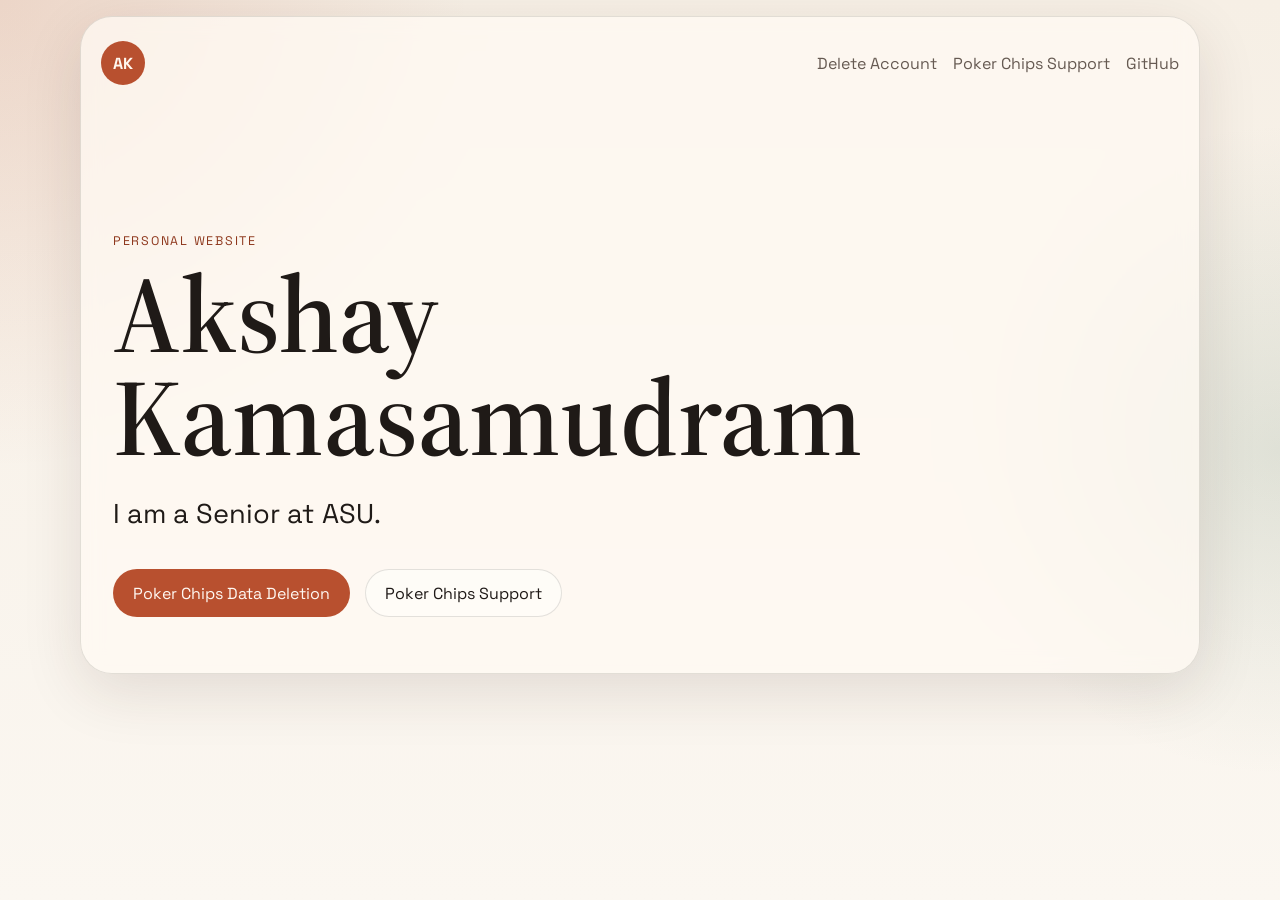
<file: index.html>
<!DOCTYPE html>
<html lang="en">
  <head>
    <meta charset="UTF-8" />
    <meta name="viewport" content="width=device-width, initial-scale=1.0" />
    <title>Akshay Kamasamudram</title>
    <meta
      name="description"
      content="Personal website for Akshay Kamasamudram, a Senior at ASU."
    />
    <link rel="preconnect" href="https://fonts.googleapis.com" />
    <link rel="preconnect" href="https://fonts.gstatic.com" crossorigin />
    <link
      href="https://fonts.googleapis.com/css2?family=Space+Grotesk:wght@400;500;700&family=Source+Serif+4:opsz,wght@8..60,400;600&display=swap"
      rel="stylesheet"
    />
    <link rel="stylesheet" href="styles.css" />
  </head>
  <body>
    <div class="page-shell">
      <header class="hero simple-hero">
        <nav class="topbar">
          <span class="brand">AK</span>
          <div class="nav-links">
            <a href="delete-account.html">Delete Account</a>
            <a href="support.html">Poker Chips Support</a>
            <a href="https://github.com/akshay-kama" target="_blank" rel="noreferrer">GitHub</a>
          </div>
        </nav>

        <div class="hero-copy">
          <p class="eyebrow">Personal Website</p>
          <h1>Akshay Kamasamudram</h1>
          <p class="intro">I am a Senior at ASU.</p>
          <div class="hero-actions">
            <a class="button primary" href="delete-account.html">Poker Chips Data Deletion</a>
            <a class="button secondary" href="support.html">Poker Chips Support</a>
          </div>
        </div>
      </header>
    </div>

  </body>
</html>
</file>
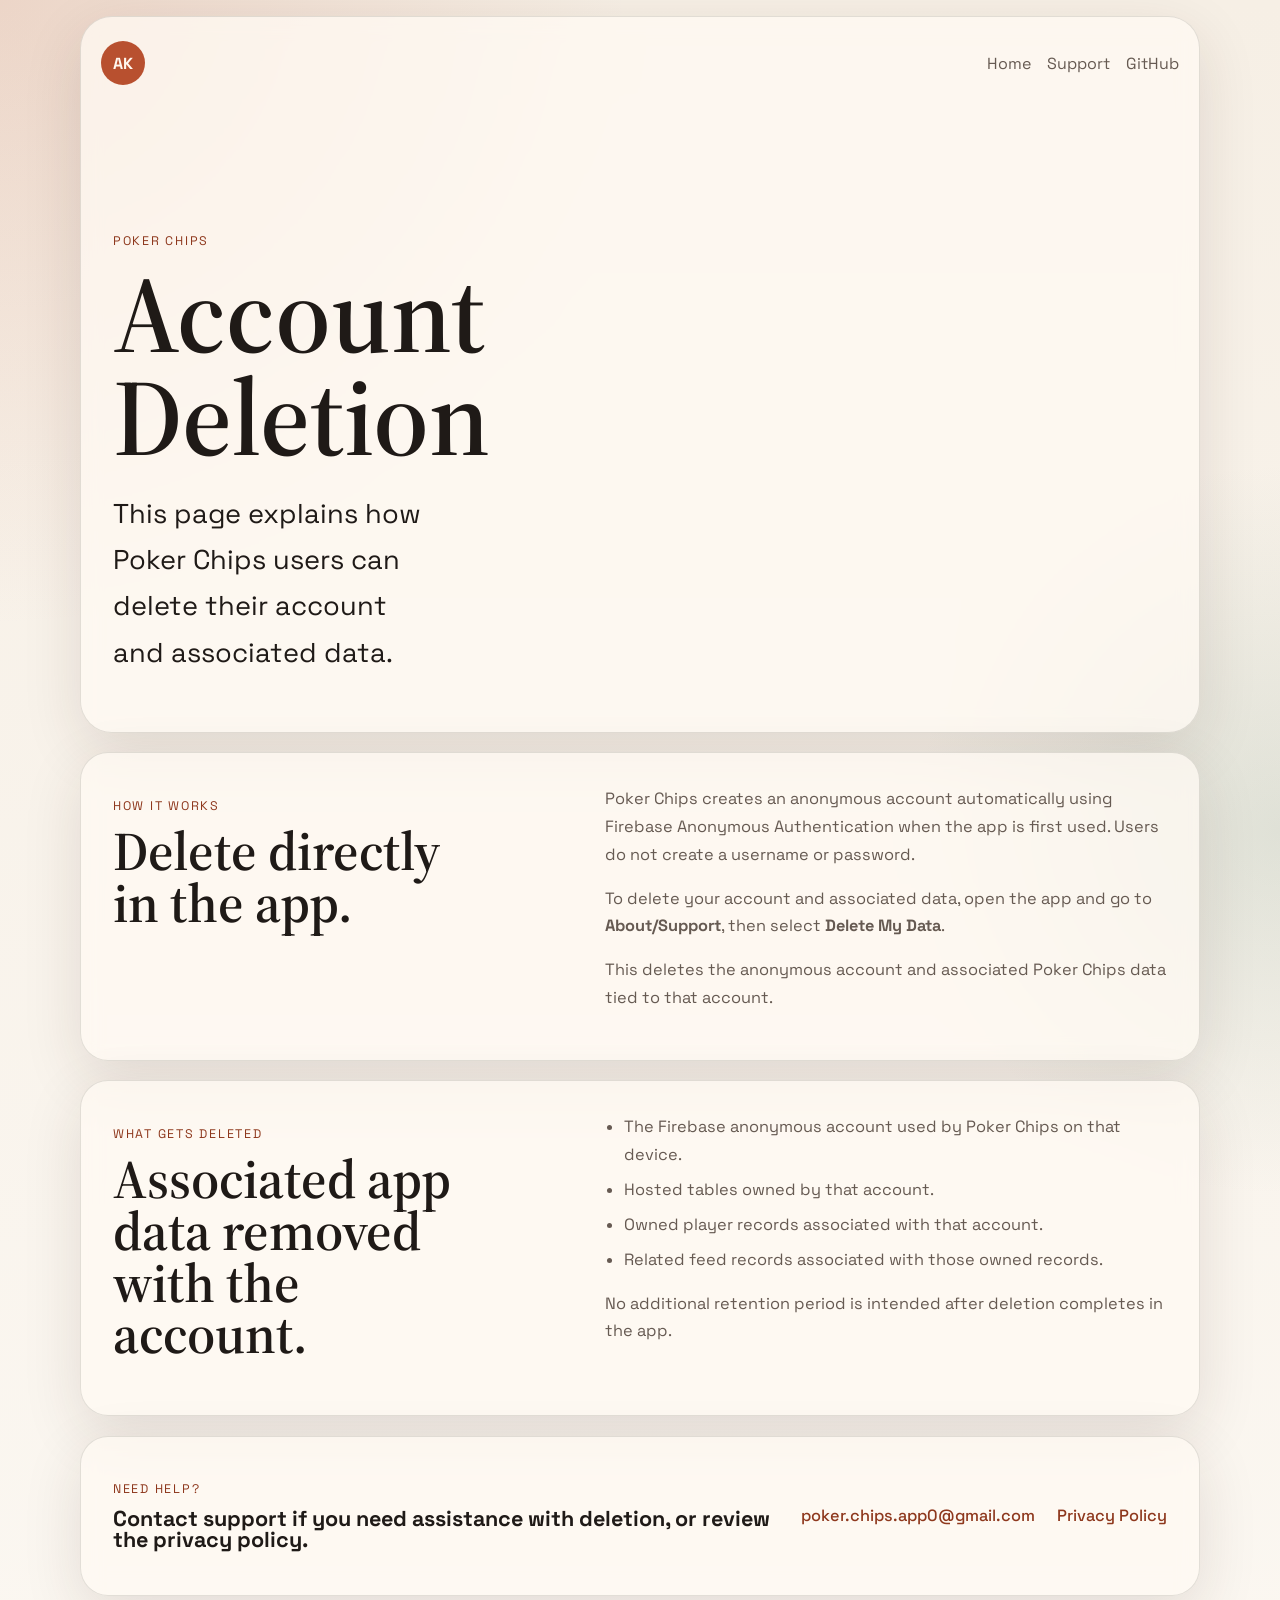
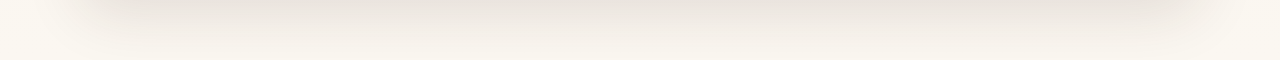
<file: delete-account.html>
<!DOCTYPE html>
<html lang="en">
  <head>
    <meta charset="UTF-8" />
    <meta name="viewport" content="width=device-width, initial-scale=1.0" />
    <title>Poker Chips Account Deletion</title>
    <meta
      name="description"
      content="How to delete your Poker Chips account and associated data."
    />
    <link rel="preconnect" href="https://fonts.googleapis.com" />
    <link rel="preconnect" href="https://fonts.gstatic.com" crossorigin />
    <link
      href="https://fonts.googleapis.com/css2?family=Space+Grotesk:wght@400;500;700&family=Source+Serif+4:opsz,wght@8..60,400;600&display=swap"
      rel="stylesheet"
    />
    <link rel="stylesheet" href="styles.css" />
  </head>
  <body>
    <div class="page-shell">
      <header class="hero simple-hero deletion-hero">
        <nav class="topbar">
          <span class="brand">AK</span>
          <div class="nav-links">
            <a href="index.html">Home</a>
            <a href="support.html">Support</a>
            <a href="https://github.com/akshay-kama" target="_blank" rel="noreferrer">GitHub</a>
          </div>
        </nav>

        <div class="hero-copy">
          <p class="eyebrow">Poker Chips</p>
          <h1>Account Deletion</h1>
          <p class="intro">This page explains how Poker Chips users can delete their account and associated data.</p>
        </div>
      </header>

      <main>
        <section class="section deletion-section">
          <div class="section-grid">
            <div class="section-heading">
              <p class="section-label">How It Works</p>
              <h2>Delete directly in the app.</h2>
            </div>
            <div class="section-body">
              <p>
                Poker Chips creates an anonymous account automatically using Firebase Anonymous Authentication when the app is first used.
                Users do not create a username or password.
              </p>
              <p>
                To delete your account and associated data, open the app and go to <strong>About/Support</strong>, then select
                <strong>Delete My Data</strong>.
              </p>
              <p>
                This deletes the anonymous account and associated Poker Chips data tied to that account.
              </p>
            </div>
          </div>
        </section>

        <section class="section deletion-section">
          <div class="section-grid">
            <div class="section-heading">
              <p class="section-label">What Gets Deleted</p>
              <h2>Associated app data removed with the account.</h2>
            </div>
            <div class="section-body">
              <ul class="detail-list">
                <li>The Firebase anonymous account used by Poker Chips on that device.</li>
                <li>Hosted tables owned by that account.</li>
                <li>Owned player records associated with that account.</li>
                <li>Related feed records associated with those owned records.</li>
              </ul>
              <p>
                No additional retention period is intended after deletion completes in the app.
              </p>
            </div>
          </div>
        </section>

        <section class="contact-panel deletion-contact">
          <div>
            <p class="section-label">Need Help?</p>
            <h3>Contact support if you need assistance with deletion, or review the privacy policy.</h3>
          </div>
          <div class="contact-links">
            <a href="mailto:poker.chips.app0@gmail.com">poker.chips.app0@gmail.com</a>
            <a href="https://docs.google.com/document/d/1QFGBrDM7mntJ_xuVOSCWIyKA0akgUbhx/edit" target="_blank" rel="noreferrer">Privacy Policy</a>
          </div>
        </section>
      </main>
    </div>
  </body>
</html>
</file>
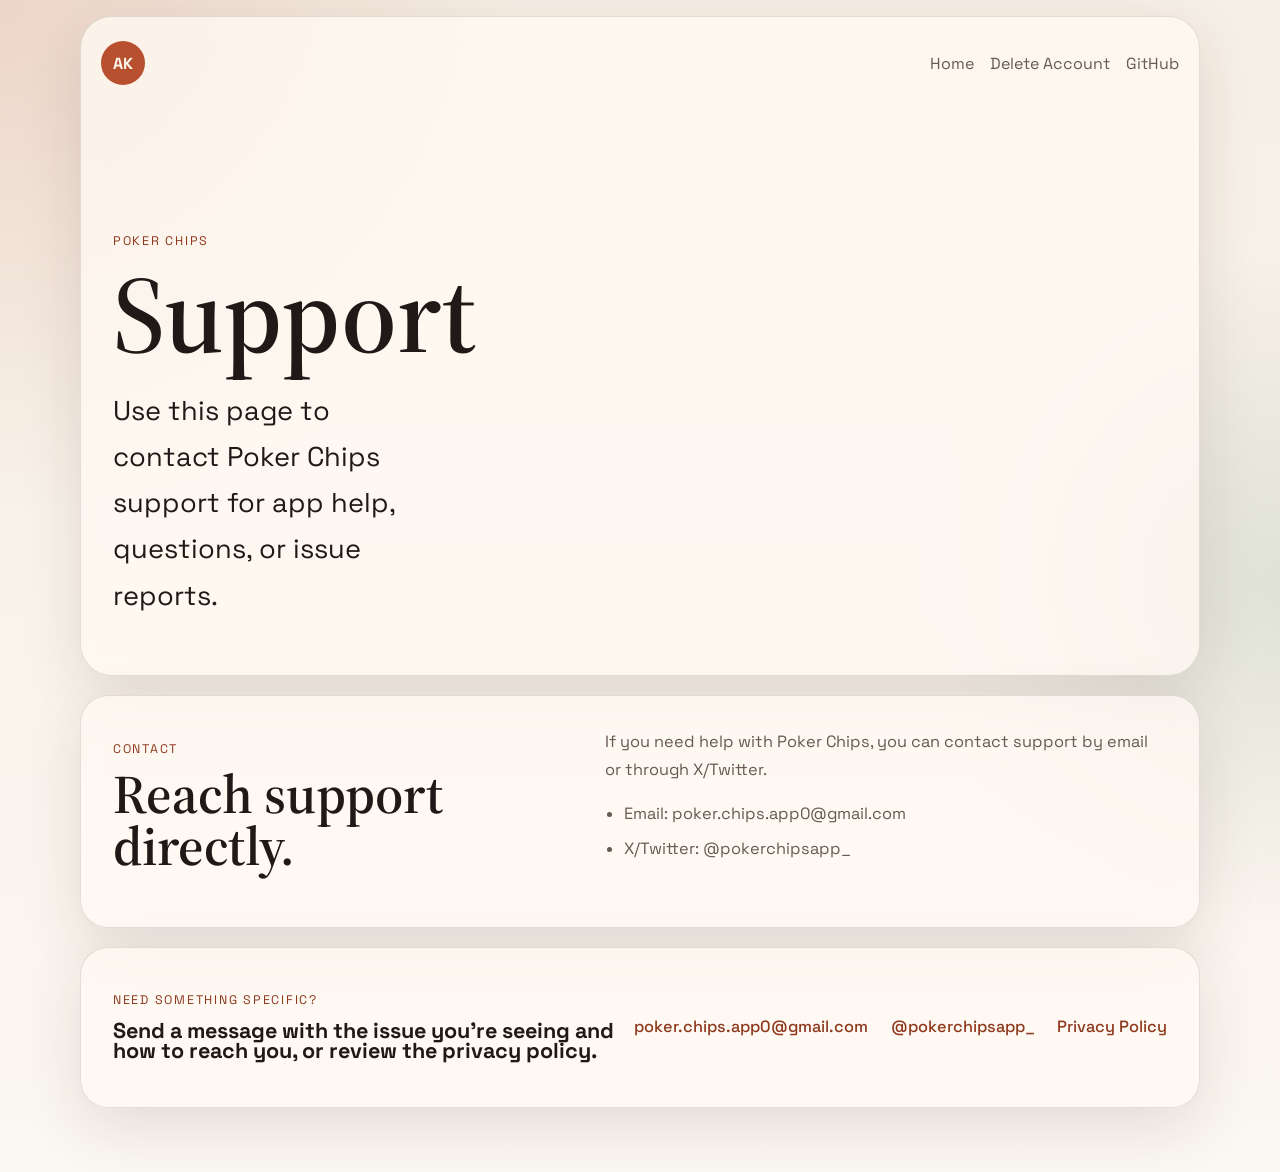
<file: support.html>
<!DOCTYPE html>
<html lang="en">
  <head>
    <meta charset="UTF-8" />
    <meta name="viewport" content="width=device-width, initial-scale=1.0" />
    <title>Poker Chips Support</title>
    <meta
      name="description"
      content="Support information for the Poker Chips app."
    />
    <link rel="preconnect" href="https://fonts.googleapis.com" />
    <link rel="preconnect" href="https://fonts.gstatic.com" crossorigin />
    <link
      href="https://fonts.googleapis.com/css2?family=Space+Grotesk:wght@400;500;700&family=Source+Serif+4:opsz,wght@8..60,400;600&display=swap"
      rel="stylesheet"
    />
    <link rel="stylesheet" href="styles.css" />
  </head>
  <body>
    <div class="page-shell">
      <header class="hero simple-hero deletion-hero">
        <nav class="topbar">
          <span class="brand">AK</span>
          <div class="nav-links">
            <a href="index.html">Home</a>
            <a href="delete-account.html">Delete Account</a>
            <a href="https://github.com/akshay-kama" target="_blank" rel="noreferrer">GitHub</a>
          </div>
        </nav>

        <div class="hero-copy">
          <p class="eyebrow">Poker Chips</p>
          <h1>Support</h1>
          <p class="intro">Use this page to contact Poker Chips support for app help, questions, or issue reports.</p>
        </div>
      </header>

      <main>
        <section class="section deletion-section">
          <div class="section-grid">
            <div class="section-heading">
              <p class="section-label">Contact</p>
              <h2>Reach support directly.</h2>
            </div>
            <div class="section-body">
              <p>
                If you need help with Poker Chips, you can contact support by email or through X/Twitter.
              </p>
              <ul class="detail-list">
                <li>Email: <a href="mailto:poker.chips.app0@gmail.com">poker.chips.app0@gmail.com</a></li>
                <li>X/Twitter: <a href="https://x.com/pokerchipsapp_" target="_blank" rel="noreferrer">@pokerchipsapp_</a></li>
              </ul>
            </div>
          </div>
        </section>

        <section class="contact-panel deletion-contact">
          <div>
            <p class="section-label">Need Something Specific?</p>
            <h3>Send a message with the issue you’re seeing and how to reach you, or review the privacy policy.</h3>
          </div>
          <div class="contact-links">
            <a href="mailto:poker.chips.app0@gmail.com">poker.chips.app0@gmail.com</a>
            <a href="https://x.com/pokerchipsapp_" target="_blank" rel="noreferrer">@pokerchipsapp_</a>
            <a href="https://docs.google.com/document/d/1QFGBrDM7mntJ_xuVOSCWIyKA0akgUbhx/edit" target="_blank" rel="noreferrer">Privacy Policy</a>
          </div>
        </section>
      </main>
    </div>
  </body>
</html>
</file>
<file: styles.css>
:root {
  --bg: #f6efe5;
  --bg-accent: #efe2d1;
  --surface: rgba(255, 250, 243, 0.74);
  --surface-strong: #fff9f1;
  --text: #1f1a17;
  --muted: #665a52;
  --line: rgba(31, 26, 23, 0.12);
  --brand: #b8502f;
  --brand-dark: #8e381d;
  --shadow: 0 18px 60px rgba(54, 35, 23, 0.12);
  --radius-lg: 28px;
  --radius-md: 18px;
  --radius-sm: 12px;
}

* {
  box-sizing: border-box;
}

html {
  scroll-behavior: smooth;
}

body {
  margin: 0;
  min-height: 100vh;
  font-family: "Space Grotesk", sans-serif;
  color: var(--text);
  background:
    radial-gradient(circle at top left, rgba(184, 80, 47, 0.16), transparent 30%),
    radial-gradient(circle at right center, rgba(109, 143, 122, 0.18), transparent 24%),
    linear-gradient(180deg, var(--bg) 0%, #fbf7f1 100%);
}

a {
  color: inherit;
  text-decoration: none;
}

.page-shell {
  width: min(1120px, calc(100% - 2rem));
  margin: 0 auto;
  padding: 1rem 0 3rem;
}

.hero,
.section,
.contact-panel {
  position: relative;
  overflow: hidden;
  border: 1px solid var(--line);
  background: var(--surface);
  backdrop-filter: blur(10px);
  box-shadow: var(--shadow);
}

.hero {
  display: grid;
  grid-template-columns: 1.4fr 0.8fr;
  gap: 2rem;
  padding: 1rem;
  border-radius: 32px;
  min-height: calc(100vh - 4rem);
  align-items: start;
}

.topbar {
  grid-column: 1 / -1;
  display: flex;
  align-items: center;
  justify-content: space-between;
  padding: 0.5rem 0.25rem;
}

.brand {
  display: inline-flex;
  align-items: center;
  justify-content: center;
  width: 44px;
  height: 44px;
  border-radius: 999px;
  background: var(--brand);
  color: #fff7ef;
  font-weight: 700;
}

.nav-links {
  display: flex;
  gap: 1rem;
  color: var(--muted);
}

.hero-copy,
.hero-card,
.section,
.contact-panel {
  border-radius: var(--radius-lg);
}

.hero-copy {
  padding: 6rem 1rem 2.5rem;
  max-width: 720px;
}

.eyebrow,
.section-label,
.project-type,
.card-label {
  text-transform: uppercase;
  letter-spacing: 0.14em;
  font-size: 0.78rem;
  color: var(--brand-dark);
}

h1,
h2,
h3 {
  margin: 0;
  line-height: 0.95;
}

h1,
h2 {
  font-family: "Source Serif 4", serif;
  font-weight: 600;
}

h1 {
  font-size: clamp(3.6rem, 10vw, 6.8rem);
  margin-top: 0.6rem;
}

h2 {
  font-size: clamp(2rem, 5vw, 3.4rem);
  max-width: 12ch;
}

h3 {
  font-size: 1.35rem;
  margin: 0.5rem 0 0.8rem;
}

.intro,
.section-body,
.project-card p,
.hero-card li,
.contact-links {
  color: var(--muted);
  line-height: 1.7;
  font-size: 1.02rem;
}

.intro {
  max-width: 20rem;
  margin: 1.4rem 0 0;
  font-size: clamp(1.2rem, 2.6vw, 1.7rem);
  color: var(--text);
}

.hero-actions {
  display: flex;
  flex-wrap: wrap;
  gap: 0.9rem;
  margin-top: 2rem;
}

.button {
  display: inline-flex;
  align-items: center;
  justify-content: center;
  min-height: 48px;
  padding: 0 1.2rem;
  border-radius: 999px;
  border: 1px solid transparent;
  transition: transform 180ms ease, background-color 180ms ease, border-color 180ms ease;
}

.button:hover {
  transform: translateY(-2px);
}

.button.primary {
  background: var(--brand);
  color: #fff8f2;
}

.button.secondary {
  border-color: var(--line);
  background: rgba(255, 255, 255, 0.4);
}

.hero-card {
  align-self: end;
  padding: 1.5rem;
  background: linear-gradient(180deg, rgba(255, 249, 241, 0.92), rgba(239, 226, 209, 0.92));
}

.hero-card ul {
  margin: 1rem 0 0;
  padding-left: 1.2rem;
}

.section,
.contact-panel {
  margin-top: 1.2rem;
  padding: 2rem;
}

.section-grid {
  display: grid;
  grid-template-columns: 0.9fr 1.1fr;
  gap: 2rem;
}

.section-body p:first-child {
  margin-top: 0;
}

.section-heading {
  margin-bottom: 1.4rem;
}

.cards {
  display: grid;
  grid-template-columns: repeat(3, minmax(0, 1fr));
  gap: 1rem;
}

.project-card {
  padding: 1.4rem;
  border-radius: var(--radius-md);
  border: 1px solid var(--line);
  background: var(--surface-strong);
  transform: translateY(16px);
  opacity: 0;
  transition: transform 600ms ease, opacity 600ms ease;
}

.contact-panel {
  display: grid;
  grid-template-columns: 1fr auto;
  gap: 1rem;
  align-items: center;
}

.contact-links {
  display: flex;
  flex-wrap: wrap;
  gap: 1rem 1.4rem;
}

.contact-links a {
  font-weight: 500;
  color: var(--brand-dark);
}

.reveal {
  transform: translateY(0);
  opacity: 1;
}

.simple-hero {
  grid-template-columns: 1fr;
  min-height: auto;
}

.deletion-hero {
  min-height: auto;
}

.deletion-section h2 {
  max-width: 14ch;
}

.detail-list {
  margin: 0 0 1rem;
  padding-left: 1.2rem;
  color: var(--muted);
  line-height: 1.7;
}

.detail-list li + li {
  margin-top: 0.45rem;
}

.deletion-contact {
  margin-bottom: 1rem;
}

@media (max-width: 860px) {
  .hero,
  .section-grid,
  .contact-panel,
  .cards {
    grid-template-columns: 1fr;
  }

  .hero-copy {
    padding-right: 0.4rem;
  }

  .topbar {
    flex-direction: column;
    align-items: flex-start;
    gap: 1rem;
  }
}

@media (max-width: 560px) {
  .page-shell {
    width: min(100% - 1rem, 1120px);
  }

  .hero,
  .section,
  .contact-panel {
    padding: 1.2rem;
  }

  h1 {
    line-height: 1;
  }

  .nav-links,
  .hero-actions,
  .contact-links {
    flex-direction: column;
    align-items: flex-start;
  }
}
</file>
